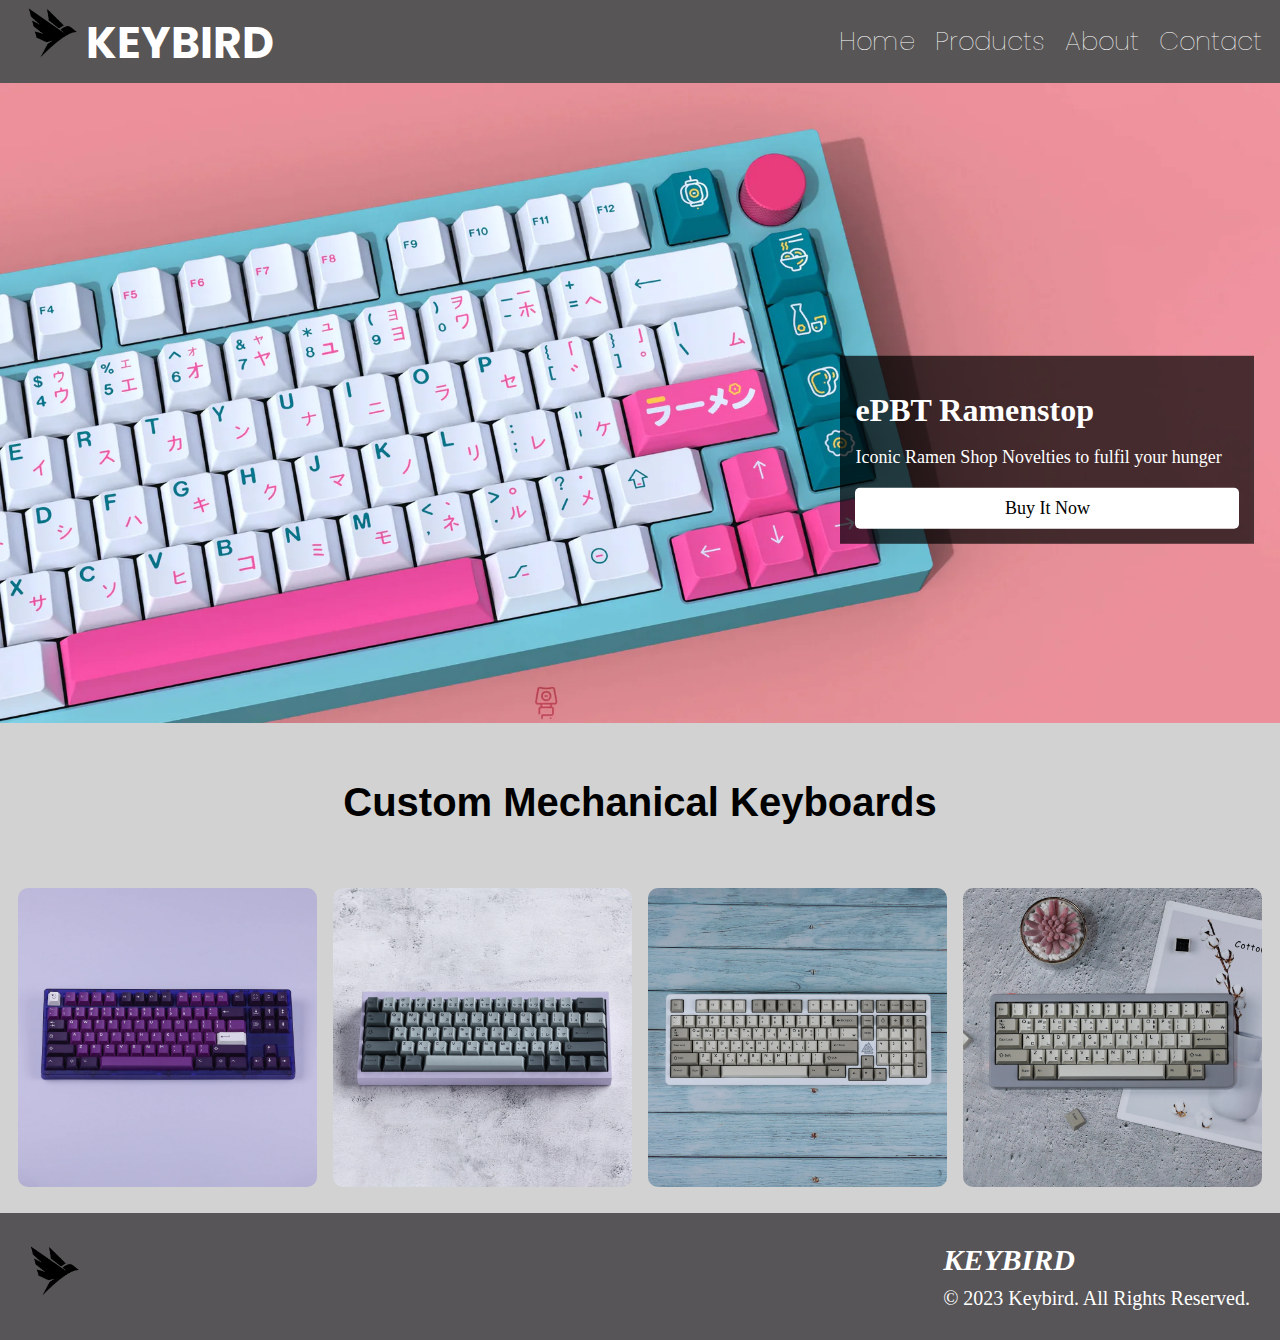
<file: index.html>
<!DOCTYPE html>
<html>

<head>
  <title>KeyBird</title>
  <link rel="stylesheet" href="app.css">
  <link rel="preconnect" href="https://fonts.googleapis.com">
  <link rel="preconnect" href="https://fonts.gstatic.com" crossorigin>
  <link href="https://fonts.googleapis.com/css2?family=Poppins:wght@200&display=swap" rel="stylesheet">
</head>


<body>
  <header>
    <div class="logo">
      <a href="http://127.0.0.1:5500/index.html">
        <img src="images/1imageedit_1_3520508725.png" alt="Keybird logo">
        KEYBIRD
      </a>
    </div>
    <nav>
      <ul>
        <li><a href="index.html">Home</a></li>
        <li><a href="products.html">Products</a></li>
        <li><a href="about.html">About</a></li>
        <li><a href="contact.html">Contact</a></li>
      </ul>
    </nav>
  </header>
  <main>
    <section class="showcase">
      <div class="showcase-image">
        <img src="images/keyboard2.webp" alt="showcase Image">
        <div class="showcase-text-container">
          <h1>ePBT Ramenstop</h1>
          <p>Iconic Ramen Shop Novelties to fulfil your hunger</p>
          <a href="EPBTRAMENSTOP.html">Buy It Now</a>
        </div>
    </section>
    <section class="gallery display">
      <div class="gallery-text-container">
        <h2 id="g-text">Custom Mechanical Keyboards</h2>
      </div>
      <div class="gallery-container">
        <div class="gallery-item">
          <a href="TIGERLITE.html"><img src="images/gallery1.webp" alt="gallery 1">
            <h3>TIGER LITE</h3>
          </a>
        </div>
        <div class="gallery-item">
          <a href="TOFU60.html"><img src="images/gallery2.webp" alt="gallery 2">
            <h3>TOFU60</h3>
          </a>
        </div>
        <div class="gallery-item">
          <a href="ODINV2.html"><img src="images/gallery3.webp" alt="gallery 3">
            <h3>ODIN V2</h3>
          </a>
        </div>
        <div class="gallery-item">
          <a href="D60LITE.html"><img src="images/gallery4.webp" alt="gallery 4">
            <h3>D60LITE</h3>
          </a>
        </div>
    </section>
  </main>
</body>
<footer>
  <div class="logo-footer">
    <div class="logo">
      <a href="index.html">
        <img src="images/1imageedit_1_3520508725.png" alt="Keybird Logo">
      </a>
    </div>
    <div class="footer-website">
      <h4>KEYBIRD</h4>
      <p>&copy; 2023 Keybird. All Rights Reserved.</p>
    </div>
  </div>
</footer>

</html>
</file>
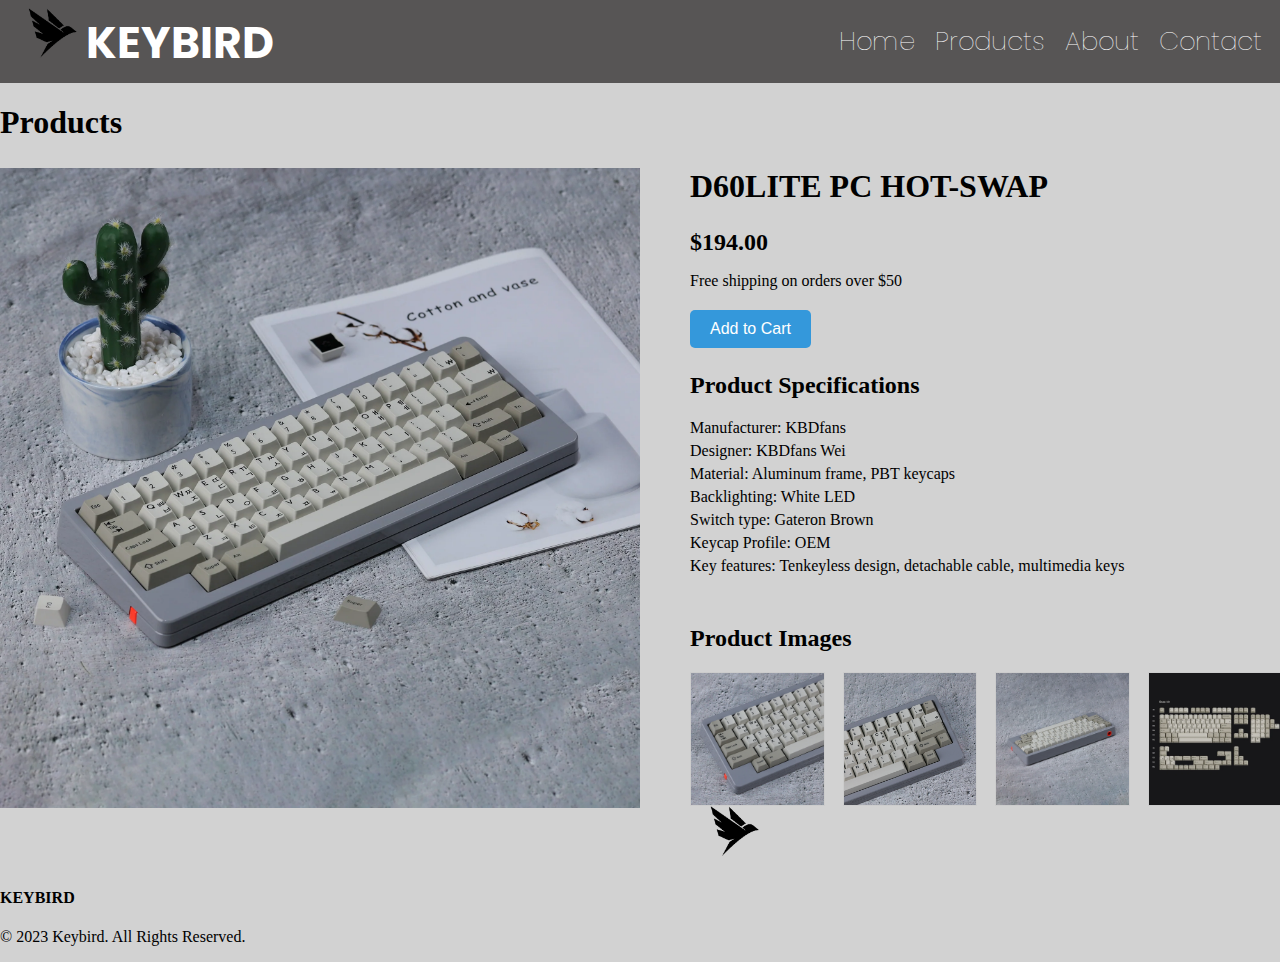
<file: D60LITE.html>
<!DOCTYPE html>
<html>

<head>
    <title>KeyBird</title>
    <link rel="stylesheet" href="EPBTRAMENSTOP-design.css">
    <link rel="preconnect" href="https://fonts.googleapis.com">
    <link rel="preconnect" href="https://fonts.gstatic.com" crossorigin>
    <link href="https://fonts.googleapis.com/css2?family=Poppins:wght@200&display=swap" rel="stylesheet">
</head>

<body>
    <header>
        <div class="logo">
            <a href="http://127.0.0.1:5500/index.html">
                <img src="images/1imageedit_1_3520508725.png" alt="Keybird logo">
                KEYBIRD
            </a>
        </div>
        <nav>
            <ul>
                <li><a href="index.html">Home</a></li>
                <li><a href="products.html">Products</a></li>
                <li><a href="about.html">About</a></li>
                <li><a href="contact.html">Contact</a></li>
            </ul>
        </nav>
    </header>
    <main>
        <section class="product-page">
            <h1>Products</h1>
            <div class="product-format">
                <div class="product-info">
                    <div class="product-image">
                        <img src="images/D60LITE1.webp" alt="Product 1">
                    </div>
                    <div class="product-description">
                        <div class="product-details">
                            <h2>D60LITE PC HOT-SWAP</h2>
                            <p class="price">$194.00</p>
                            <p class="shipping-info">Free shipping on orders over $50</p>
                            <button class="add-to-cart">Add to Cart</button>
                        </div>
                        <div class="product-specs">
                            <h3>Product Specifications</h3>
                            <ul>
                                <li>Manufacturer: KBDfans</li>
                                <li>Designer: KBDfans Wei</li>
                                <li>Material: Aluminum frame, PBT keycaps</li>
                                <li>Backlighting: White LED</li>
                                <li>Switch type: Gateron Brown</li>
                                <li>Keycap Profile: OEM</li>
                                <li>Key features: Tenkeyless design, detachable cable, multimedia keys</li>
                            </ul>
                        </div>
                    </div>
                </div>
            </div>
            <div class="product-images">
                <h3>Product Images</h3>
                <div class="image-grid">
                    <img src="images/D60LITE2.webp" alt="Product 1">
                    <img src="images/D60LITE3.webp" alt="Product 1">
                    <img src="images/D60LITE5.webp" alt="Product 1">
                    <img src="images/D60LITE4.webp" alt="Product 1">
                </div>
            </div>
        </section>
    </main>
</body>
<footer>
    <div class="logo-footer">
        <div class="logo">
            <a href="index.html">
                <img src="images/1imageedit_1_3520508725.png" alt="Keybird Logo">
            </a>
        </div>
        <div class="footer-website">
            <h4>KEYBIRD</h4>
            <p>&copy; 2023 Keybird. All Rights Reserved.</p>
        </div>
    </div>
</footer>

</html>
</file>
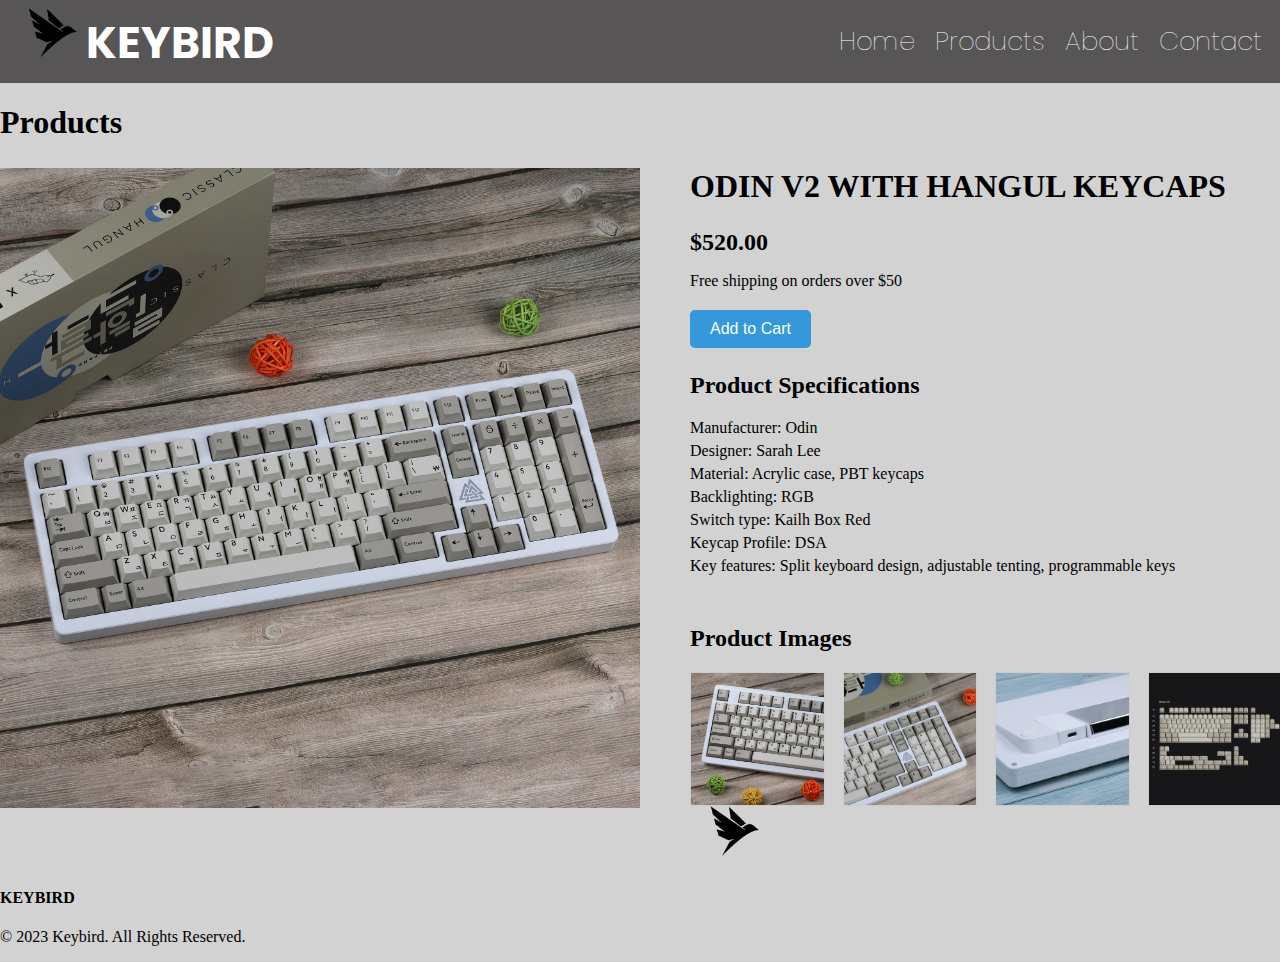
<file: ODINV2.html>
<!DOCTYPE html>
<html>

<head>
    <title>KeyBird</title>
    <link rel="stylesheet" href="EPBTRAMENSTOP-design.css">
    <link rel="preconnect" href="https://fonts.googleapis.com">
    <link rel="preconnect" href="https://fonts.gstatic.com" crossorigin>
    <link href="https://fonts.googleapis.com/css2?family=Poppins:wght@200&display=swap" rel="stylesheet">
</head>

<body>
    <header>
        <div class="logo">
            <a href="http://127.0.0.1:5500/index.html">
                <img src="images/1imageedit_1_3520508725.png" alt="Keybird logo">
                KEYBIRD
            </a>
        </div>
        <nav>
            <ul>
                <li><a href="index.html">Home</a></li>
                <li><a href="products.html">Products</a></li>
                <li><a href="about.html">About</a></li>
                <li><a href="contact.html">Contact</a></li>
            </ul>
        </nav>
    </header>
    <main>
        <section class="product-page">
            <h1>Products</h1>
            <div class="product-format">
                <div class="product-info">
                    <div class="product-image">
                        <img src="images/ODINV21.webp" alt="Product 1">
                    </div>
                    <div class="product-description">
                        <div class="product-details">
                            <h2>ODIN V2 WITH HANGUL KEYCAPS</h2>
                            <p class="price">$520.00</p>
                            <p class="shipping-info">Free shipping on orders over $50</p>
                            <button class="add-to-cart">Add to Cart</button>
                        </div>
                        <div class="product-specs">
                            <h3>Product Specifications</h3>
                            <ul>
                                <li>Manufacturer: Odin</li>
                                <li>Designer: Sarah Lee</li>
                                <li>Material: Acrylic case, PBT keycaps</li>
                                <li>Backlighting: RGB</li>
                                <li>Switch type: Kailh Box Red</li>
                                <li>Keycap Profile: DSA</li>
                                <li>Key features: Split keyboard design, adjustable tenting, programmable keys</li>
                            </ul>
                        </div>
                    </div>
                </div>
            </div>
            <div class="product-images">
                <h3>Product Images</h3>
                <div class="image-grid">
                    <img src="images/ODINV22.webp" alt="Product 1">
                    <img src="images/ODINV23.webp" alt="Product 1">
                    <img src="images/ODINV24.webp" alt="Product 1">
                    <img src="images/ODINV25.webp" alt="Product 1">
                </div>
            </div>
        </section>
    </main>
</body>
<footer>
    <div class="logo-footer">
        <div class="logo">
            <a href="index.html">
                <img src="images/1imageedit_1_3520508725.png" alt="Keybird Logo">
            </a>
        </div>
        <div class="footer-website">
            <h4>KEYBIRD</h4>
            <p>&copy; 2023 Keybird. All Rights Reserved.</p>
        </div>
    </div>
</footer>

</html>
</file>
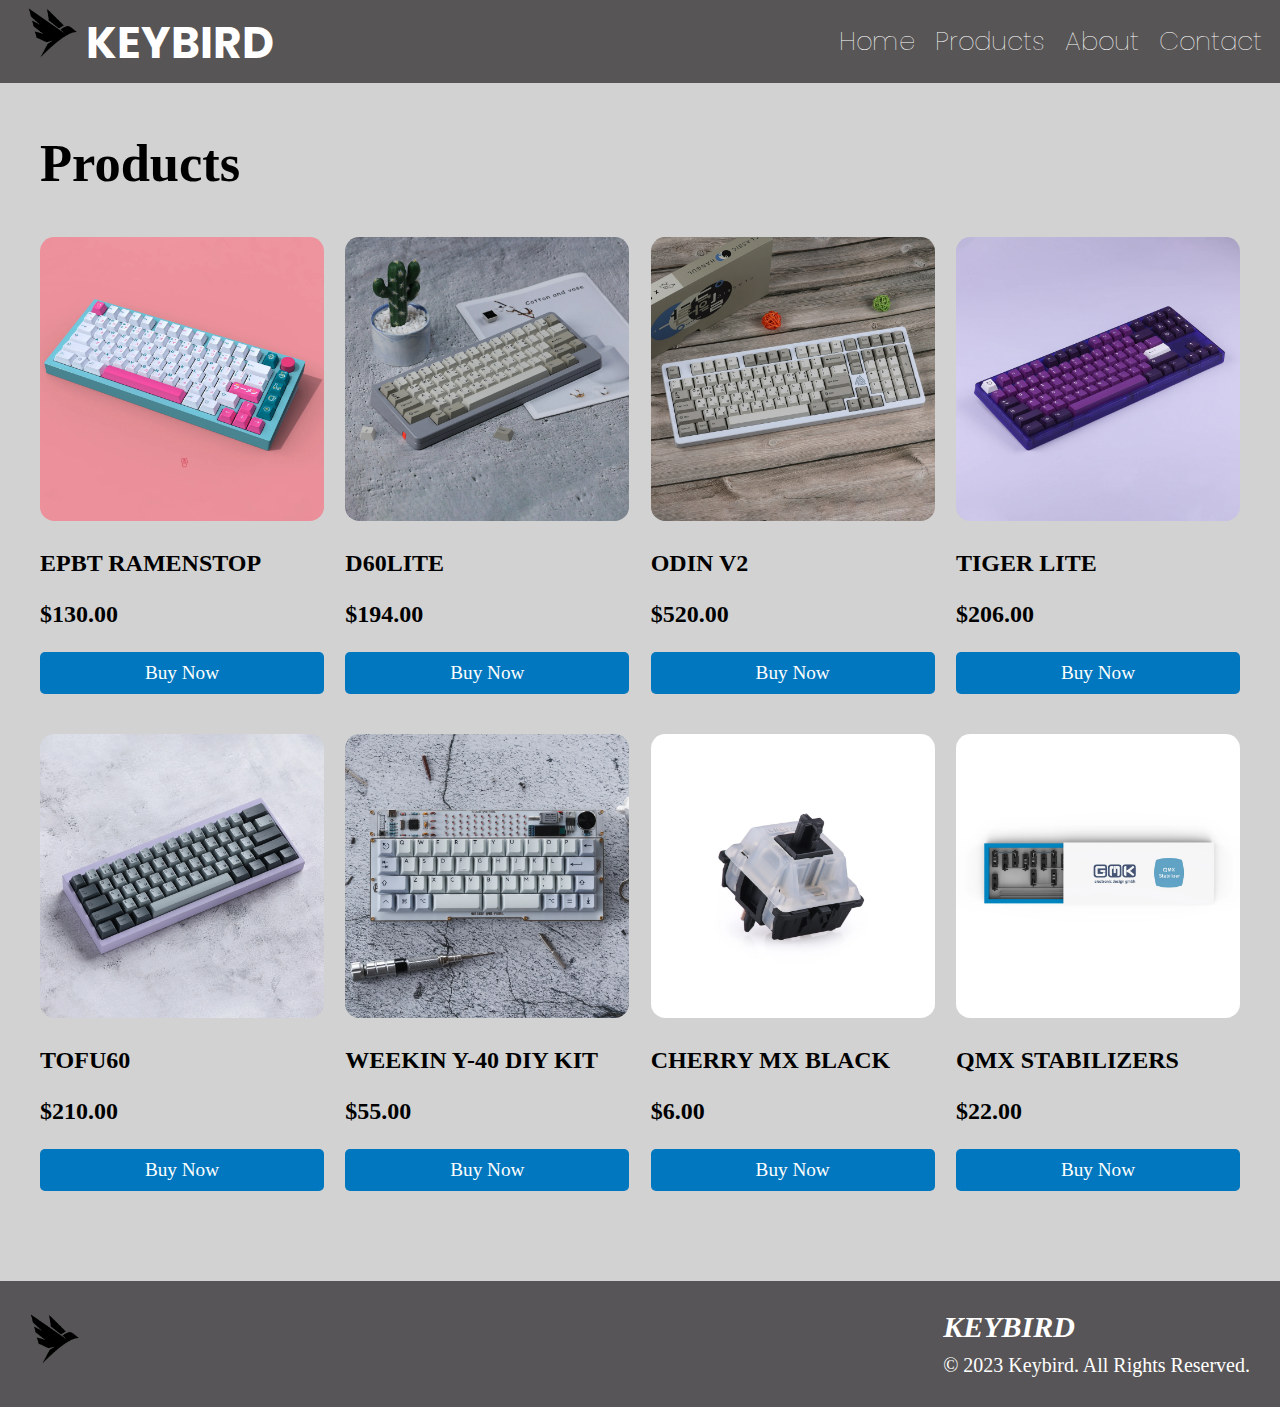
<file: products.html>
<!DOCTYPE html>
<html>

<head>
  <title>KeyBird</title>
  <link rel="stylesheet" href="products-design.css">
  <link rel="preconnect" href="https://fonts.googleapis.com">
  <link rel="preconnect" href="https://fonts.gstatic.com" crossorigin>
  <link href="https://fonts.googleapis.com/css2?family=Poppins:wght@200&display=swap" rel="stylesheet">
</head>

<body>
  <header>
    <div class="logo">
      <a href="http://127.0.0.1:5500/index.html">
        <img src="images/1imageedit_1_3520508725.png" alt="Keybird logo">
        KEYBIRD
      </a>
    </div>
    <nav>
      <ul>
        <li><a href="index.html">Home</a></li>
        <li><a href="products.html">Products</a></li>
        <li><a href="about.html">About</a></li>
        <li><a href="contact.html">Contact</a></li>
      </ul>
    </nav>
  </header>
  <main>
    <section class="products">
      <h2>Products</h2>
      <div class="product-list">
        <div class="product">
          <a href="EPBTRAMENSTOP.html">
            <img src="images/ePBT1.webp" alt="product 1">
          </a>
          <h3>ePBT Ramenstop</h3>
          <p>$130.00</p>
          <a href="EPBTRAMENSTOP.html" class="buy-now">Buy Now</a>
        </div>
        <div class="product">
          <a href="D60LITE.html">
            <img src="images/D60LITE1.webp" alt="product 2">
          </a>
          <h3>D60LITE</h3>
          <p>$194.00</p>
          <a href="D60LITE.html" class="buy-now">Buy Now</a>
        </div>
        <div class="product">
          <a href="ODINV2.html">
            <img src="images/ODINV21.webp" alt="product 3">
          </a>
          <h3>ODIN V2</h3>
          <p>$520.00</p>
          <a href="ODINV2.html" class="buy-now">Buy Now</a>
        </div>
        <div class="product">
          <a href="TIGERLITE.html">
            <img src="images/TIGERLITE1.webp" alt="product 4">
          </a>
          <h3>TIGER LITE</h3>
          <p>$206.00</p>
          <a href="TIGERLITE.html" class="buy-now">Buy Now</a>
        </div>
        <div class="product">
          <a href="TOFU60.html">
            <img src="images/TOFU601.webp" alt="product 5">
          </a>
          <h3>TOFU60</h3>
          <p>$210.00</p>
          <a href="TOFU60.html" class="buy-now">Buy Now</a>
        </div>
        <div class="product">
          <a href="WEEKINY-40.html">
            <img src="images/WEEKINY-401.webp" alt="product 6">
          </a>
          <h3>WEEKIN Y-40 DIY KIT</h3>
          <p>$55.00</p>
          <a href="WEEKINY-40.html" class="buy-now">Buy Now</a>
        </div>
        <div class="product">
          <a href="CHERRYMXBLACK.html">
            <img src="images/CHERRYMXBLACK1.webp" alt="product 7">
          </a>
          <h3>CHERRY MX BLACK</h3>
          <p>$6.00</p>
          <a href="CHERRYMXBLACK.html" class="buy-now">Buy Now</a>
        </div>
        <div class="product">
          <a href="QMXSTABILIZERS.html">
            <img src="images/QMXSTABILIZERS1.webp" alt="product 8">
          </a>
          <h3>QMX STABILIZERS</h3>
          <p>$22.00</p>
          <a href="QMXSTABILIERS.html" class="buy-now">Buy Now</a>
        </div>
      </div>
    </section>
  </main>
</body>
<footer>
  <div class="logo-footer">
    <div class="logo">
      <a href="index.html">
        <img src="images/1imageedit_1_3520508725.png" alt="Keybird Logo">
      </a>
    </div>
    <div class="footer-website">
      <h4>KEYBIRD</h4>
      <p>&copy; 2023 Keybird. All Rights Reserved.</p>
    </div>
  </div>
</footer>

</html>
</file>
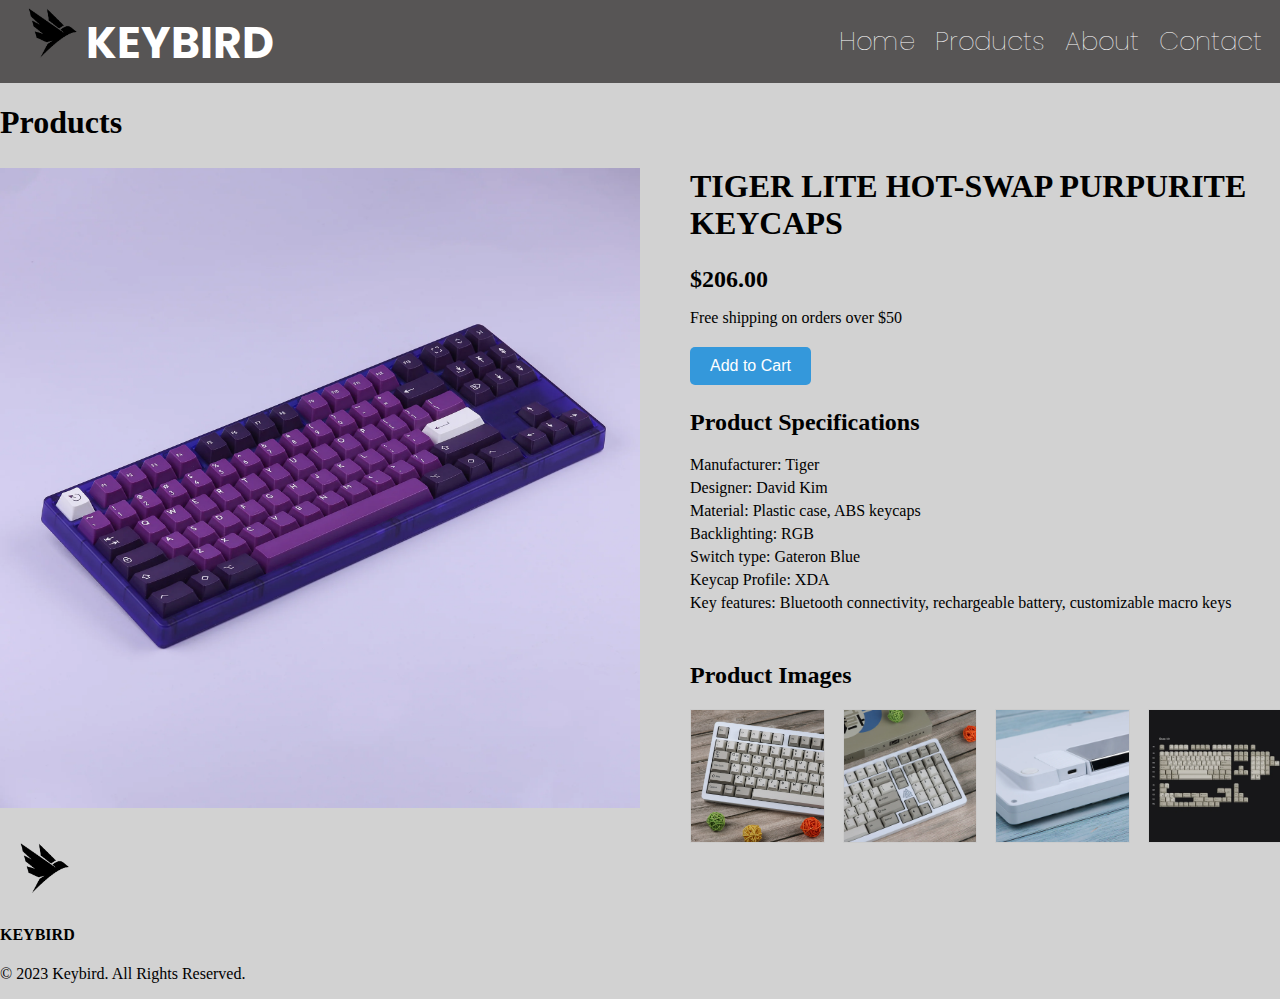
<file: TIGERLITE.html>
<!DOCTYPE html>
<html>

<head>
    <title>KeyBird</title>
    <link rel="stylesheet" href="EPBTRAMENSTOP-design.css">
    <link rel="preconnect" href="https://fonts.googleapis.com">
    <link rel="preconnect" href="https://fonts.gstatic.com" crossorigin>
    <link href="https://fonts.googleapis.com/css2?family=Poppins:wght@200&display=swap" rel="stylesheet">
</head>

<body>
    <header>
        <div class="logo">
            <a href="http://127.0.0.1:5500/index.html">
                <img src="images/1imageedit_1_3520508725.png" alt="Keybird logo">
                KEYBIRD
            </a>
        </div>
        <nav>
            <ul>
                <li><a href="index.html">Home</a></li>
                <li><a href="products.html">Products</a></li>
                <li><a href="about.html">About</a></li>
                <li><a href="contact.html">Contact</a></li>
            </ul>
        </nav>
    </header>
    <main>
        <section class="product-page">
            <h1>Products</h1>
            <div class="product-format">
                <div class="product-info">
                    <div class="product-image">
                        <img src="images/TIGERLITE1.webp" alt="Product 1">
                    </div>
                    <div class="product-description">
                        <div class="product-details">
                            <h2>TIGER LITE HOT-SWAP PURPURITE KEYCAPS</h2>
                            <p class="price">$206.00</p>
                            <p class="shipping-info">Free shipping on orders over $50</p>
                            <button class="add-to-cart">Add to Cart</button>
                        </div>
                        <div class="product-specs">
                            <h3>Product Specifications</h3>
                            <ul>
                                <li>Manufacturer: Tiger</li>
                                <li>Designer: David Kim</li>
                                <li>Material: Plastic case, ABS keycaps</li>
                                <li>Backlighting: RGB</li>
                                <li>Switch type: Gateron Blue</li>
                                <li>Keycap Profile: XDA</li>
                                <li>Key features: Bluetooth connectivity, rechargeable battery, customizable macro keys
                                </li>
                            </ul>
                        </div>
                    </div>
                </div>
            </div>
            <div class="product-images">
                <h3>Product Images</h3>
                <div class="image-grid">
                    <img src="images/ODINV22.webp" alt="Product 1">
                    <img src="images/ODINV23.webp" alt="Product 1">
                    <img src="images/ODINV24.webp" alt="Product 1">
                    <img src="images/ODINV25.webp" alt="Product 1">
                </div>
            </div>
        </section>
    </main>
</body>
<footer>
    <div class="logo-footer">
        <div class="logo">
            <a href="index.html">
                <img src="images/1imageedit_1_3520508725.png" alt="Keybird Logo">
            </a>
        </div>
        <div class="footer-website">
            <h4>KEYBIRD</h4>
            <p>&copy; 2023 Keybird. All Rights Reserved.</p>
        </div>
    </div>
</footer>

</html>
</file>
<file: app.css>
header {
  display: flex;
  justify-content: space-between;
  align-items: center;
  padding: 8px;
  background-color: #575555;
  color: #fff;
}

header {
  font-family: "Poppins", sans-serif;
}

body {
  margin: 0;
  background-color: #D2D2D2;
}

.logo {
  display: flex;
  align-items: center;
}

.logo img {
  height: 50px;
  margin-left: 20px;
}

.logo a {
  color: #fff;
  font-size: 44px;
  font-weight: bold;
  text-decoration: none;
}

nav ul {
  display: flex;
  list-style: none;
  margin: 0;
  padding: 0;
}

nav li {
  margin: 0 10px;
}

nav li a {
  color: #fff;
  text-decoration: none;
  font-size: 26px;
  font-weight: lighter;
  padding: 10px 0;
  border-bottom: 2px solid transparent;
  transition: border-bottom 1s ease-in-out;
}

nav li a:hover {
  border-bottom: 2px solid #fff;
  transform: translateY(-2px);
}

/* website main body */

.showcase-image img {
  width: 100%;
  max-width: 100%;
  height: auto;
}

.showcase-text-container {
  font-family: calibri;
  position: absolute;
  top: 50%;
  right: 2%;
  transform: translateY(-50%);
  padding: 15px;
  background-color: rgba(0, 0, 0, 0.7);
  color: #fff;
  width: 30%;
}

.showcase-text-container h1 {
  font-size: 32px;
  margin-bottom: 10px;
}

.showcase-text-container p {
  font-size: 18px;
  margin-bottom: 20px;
}

.showcase-text-container a {
  display: block;
  background-color: #fff;
  color: #000;
  padding: 10px 20px;
  font-size: 18px;
  text-align: center;
  text-decoration: none;
  border-radius: 5px;
  transition: background-color 0.3s ease-in-out;
}

.showcase-text-container a:hover {
  background-color: #000;
  color: #fff;
}

#g-text {
  text-align: center;
  font-size: 40px;
  font-family: Arial, Helvetica, sans-serif;
  padding: 20px;
}

.gallery-container {
  display: flex;
  flex-wrap: wrap;
  justify-content: center;
  gap: 1rem;
  padding: 10px;
  margin-bottom: 1rem;
}

.gallery-item {
  position: relative;
  display: inline-block;
  width: calc(25% - 1rem);
}

.gallery-item img {
  display: block;
  width: 100%;
  height: auto;
  border-radius: 10px;
}

.gallery-item:hover h3 {
  opacity: 1;
  transform: translateY(0);
}

.gallery-item:hover img {
  transform: scale(1.05);
  transition: transform 0.3s ease-out;
}

.gallery-item h3 {
  position: absolute;
  bottom: 0;
  width: auto;
  background-color: rgba(0, 0, 0, 0.7);
  color: white;
  margin: 0;
  padding: 1rem;
  opacity: 0;
  transform: translateY(50%);
  transition: all 0.3s ease-out;
  border-radius: 5px;
  font-family: calibri
}

/* website footer */

footer {
  background-color: #575557;
  color: #fff;
  padding: 10px;
}

.logo-footer {
  display: flex;
  justify-content: space-between;
  align-items: center;
}

.logo img {
  max-width: 100px;
  margin-left: 20px;
}

.footer-website {
  font-family: calibri;
  position: relative;
  bottom: 20px;
  right: 20px;
}

.footer-website h4 {
  font-style: oblique;
  font-size: 30px;
  margin-bottom: 10px;
}

.footer-website p {
  font-size: 20px;
  margin: 0;
}
</file>
<file: EPBTRAMENSTOP-design.css>
header {
    display: flex;
    justify-content: space-between;
    align-items: center;
    padding: 8px;
    background-color: #575555;
    color: #fff;
}

header {
    font-family: "Poppins", sans-serif;
}

body {
    margin: 0;
    background-color: #d2d2d2;
}

.logo {
    display: flex;
    align-items: center;
}

.logo img {
    height: 50px;
    margin-left: 20px;
}

.logo a {
    color: #fff;
    font-size: 44px;
    font-weight: bold;
    text-decoration: none;
}

nav ul {
    display: flex;
    list-style: none;
    margin: 0;
    padding: 0;
}

nav li {
    margin: 0 10px;
}

nav li a {
    color: #fff;
    text-decoration: none;
    font-size: 26px;
    font-weight: lighter;
    padding: 10px 0;
    border-bottom: 2px solid transparent;
    transition: border-bottom 1s ease-in-out;
}

nav li a:hover {
    border-bottom: 2px solid #fff;
    transform: translateY(-2px);
}

/* website main body */

main {
    font-family: calibri;
}

.product-info {
    display: flexbox;
    align-items: center;
    justify-content: space-between;
    margin-bottom: 50px;
}

.product-image {
    flex: 1;
    margin-right: 50px;
    float: left;
    width: 50%;
}

.product-image img {
    max-width: 100%;
}

.product-details {
    flex: 1;
    margin-left: 50%;
}

.product-details h2 {
    font-size: 32px;
    margin-bottom: 10px;
}

.price {
    font-size: 24px;
    font-weight: bold;
    margin-bottom: 10px;
}

.shipping-info {
    font-size: 16px;
    margin-bottom: 20px;
}

.add-to-cart {
    padding: 10px 20px;
    background-color: #3498db;
    color: #fff;
    border: none;
    border-radius: 5px;
    font-size: 16px;
    cursor: pointer;
}

.product-specs h3 {
    font-size: 24px;
    margin-bottom: 20px;
}

.product-specs ul {
    list-style: none;
    margin: 0;
    padding: 0;
}

.product-specs li {
    font-size: 16px;
    margin-bottom: 5px;
}

.product-images h3 {
    font-size: 24px;
    margin-bottom: 20px;
}

.image-grid {
    display: grid;
    grid-template-columns: repeat(4, 1fr);
    gap: 20px;
}

.product-images img {
    width: 100%;
    height: auto;
    border: 1px solid #ccc;
}
</file>
<file: products-design.css>
header {
    display: flex;
    justify-content: space-between;
    align-items: center;
    padding: 8px;
    background-color: #575555;
    color: #fff;
}

header {
    font-family: "Poppins", sans-serif;
}

body {
    margin: 0;
    background-color: #d2d2d2;
}

.logo {
    display: flex;
    align-items: center;
}

.logo img {
    height: 50px;
    margin-left: 20px;
}

.logo a {
    color: #fff;
    font-size: 44px;
    font-weight: bold;
    text-decoration: none;
}

nav ul {
    display: flex;
    list-style: none;
    margin: 0;
    padding: 0;
}

nav li {
    margin: 0 10px;
}

nav li a {
    color: #fff;
    text-decoration: none;
    font-size: 26px;
    font-weight: lighter;
    padding: 10px 0;
    border-bottom: 2px solid transparent;
    transition: border-bottom 1s ease-in-out;
}

nav li a:hover {
    border-bottom: 2px solid #fff;
    transform: translateY(-2px);
}

/* website main body */

main {
    font-family: calibri;
}

.products {
    margin: 50px auto;
    max-width: 1200px;
    font-size: 35px;
}

.product-list {
    display: flex;
    flex-wrap: wrap;
    justify-content: space-between;
}

.product {
    width: calc(25% - 1rem);
    margin-bottom: 40px;
    text-align: left;
    transition: transform 0.3s ease-in-out;
}

.product:hover {
    transform: scale(1.05);
}

.product img {
    max-width: 100%;
    height: auto;
    border-radius: 5%;
}

.product h3 {
    margin-top: 20px;
    font-size: 1.5rem;
    text-transform: uppercase;
}

.product p {
    margin-top: 10px;
    font-size: 1.5rem;
    font-weight: bolder;
}

.buy-now {
    display: block;
    padding: 10px 20px;
    border-radius: 5px;
    background-color: #0077be;
    color: white;
    font-size: 1.2rem;
    text-decoration: none;
    text-align: center;
    transition: background-color 0.3s ease-in-out;
}

.buy-now:hover {
    background-color: #005ea5;
}

/* website footer */

footer {
    background-color: #575557;
    color: #fff;
    padding: 10px;
}

.logo-footer {
    display: flex;
    justify-content: space-between;
    align-items: center;
}

.logo img {
    max-width: 100px;
    margin-left: 20px;
}

.footer-website {
    font-family: calibri;
    position: relative;
    bottom: 20px;
    right: 20px;
}

.footer-website h4 {
    font-style: oblique;
    font-size: 30px;
    margin-bottom: 10px;
}

.footer-website p {
    font-size: 20px;
    margin: 0;
}
</file>
